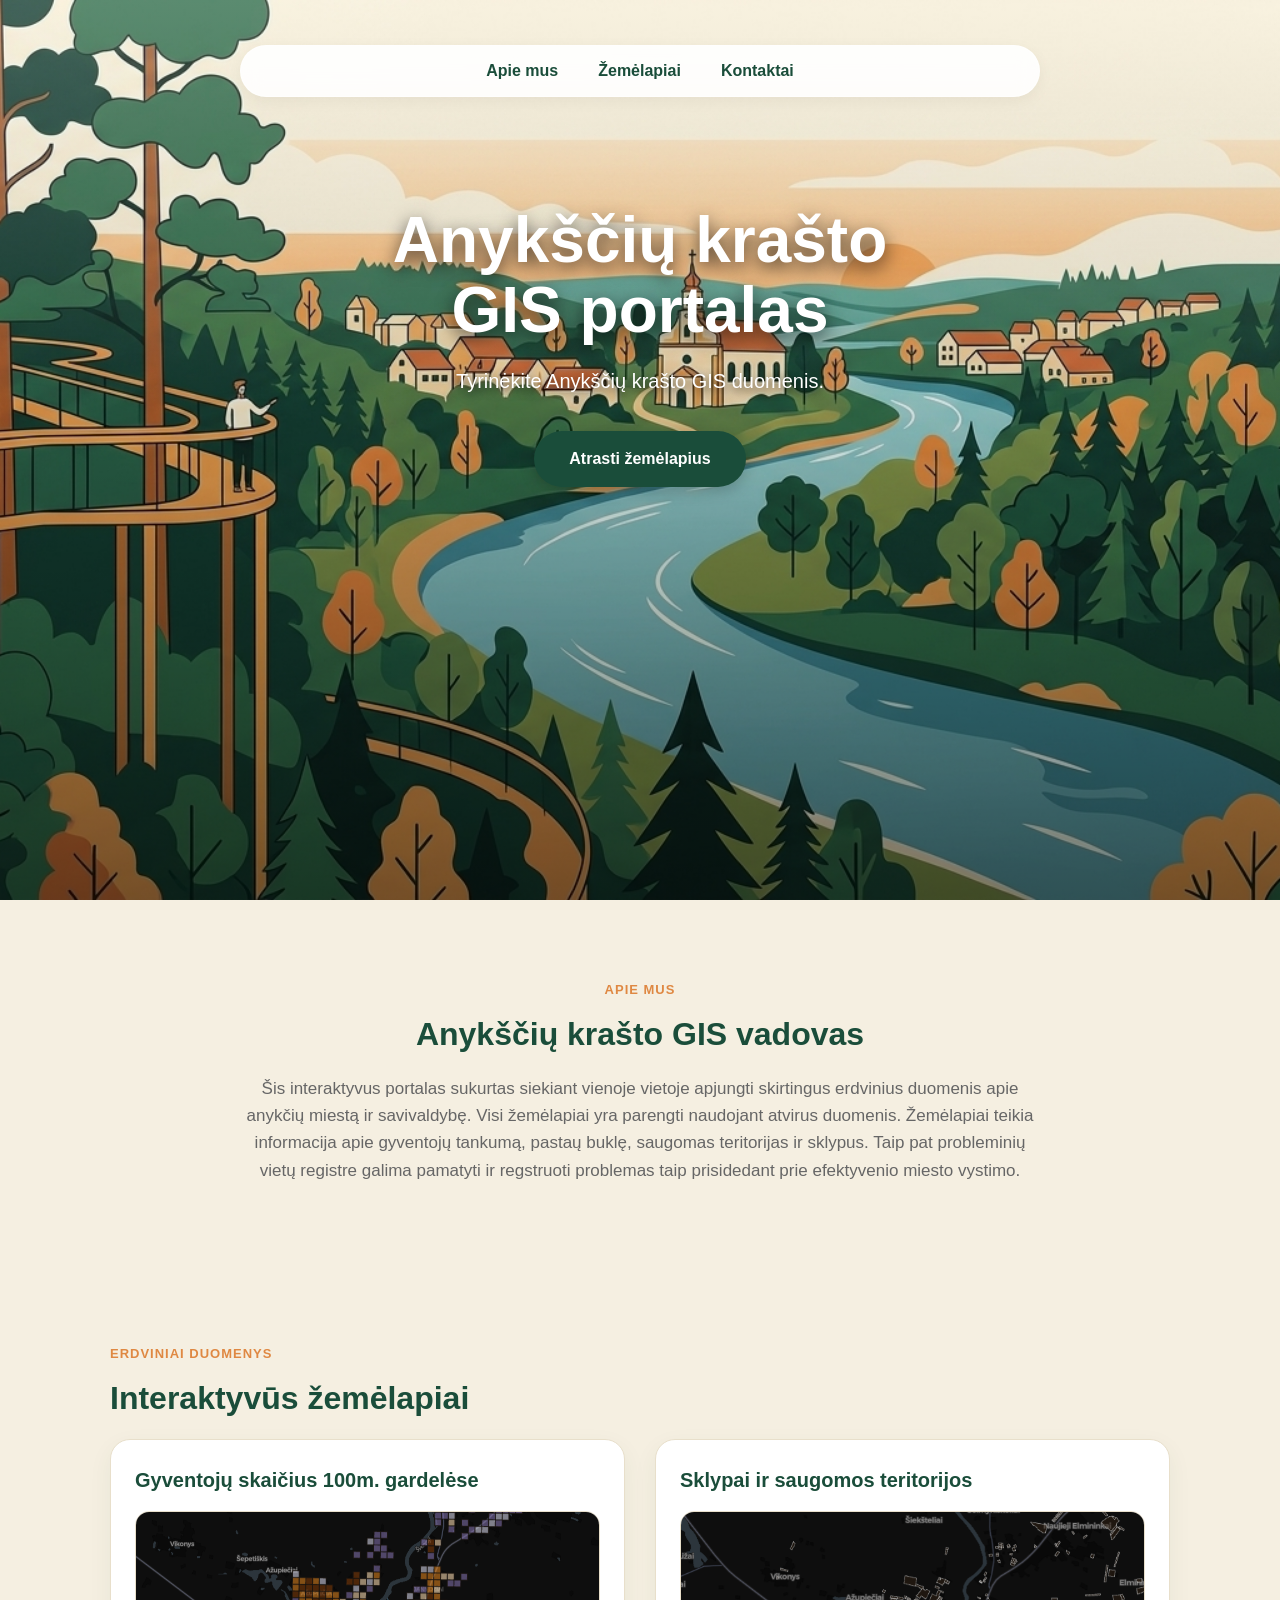
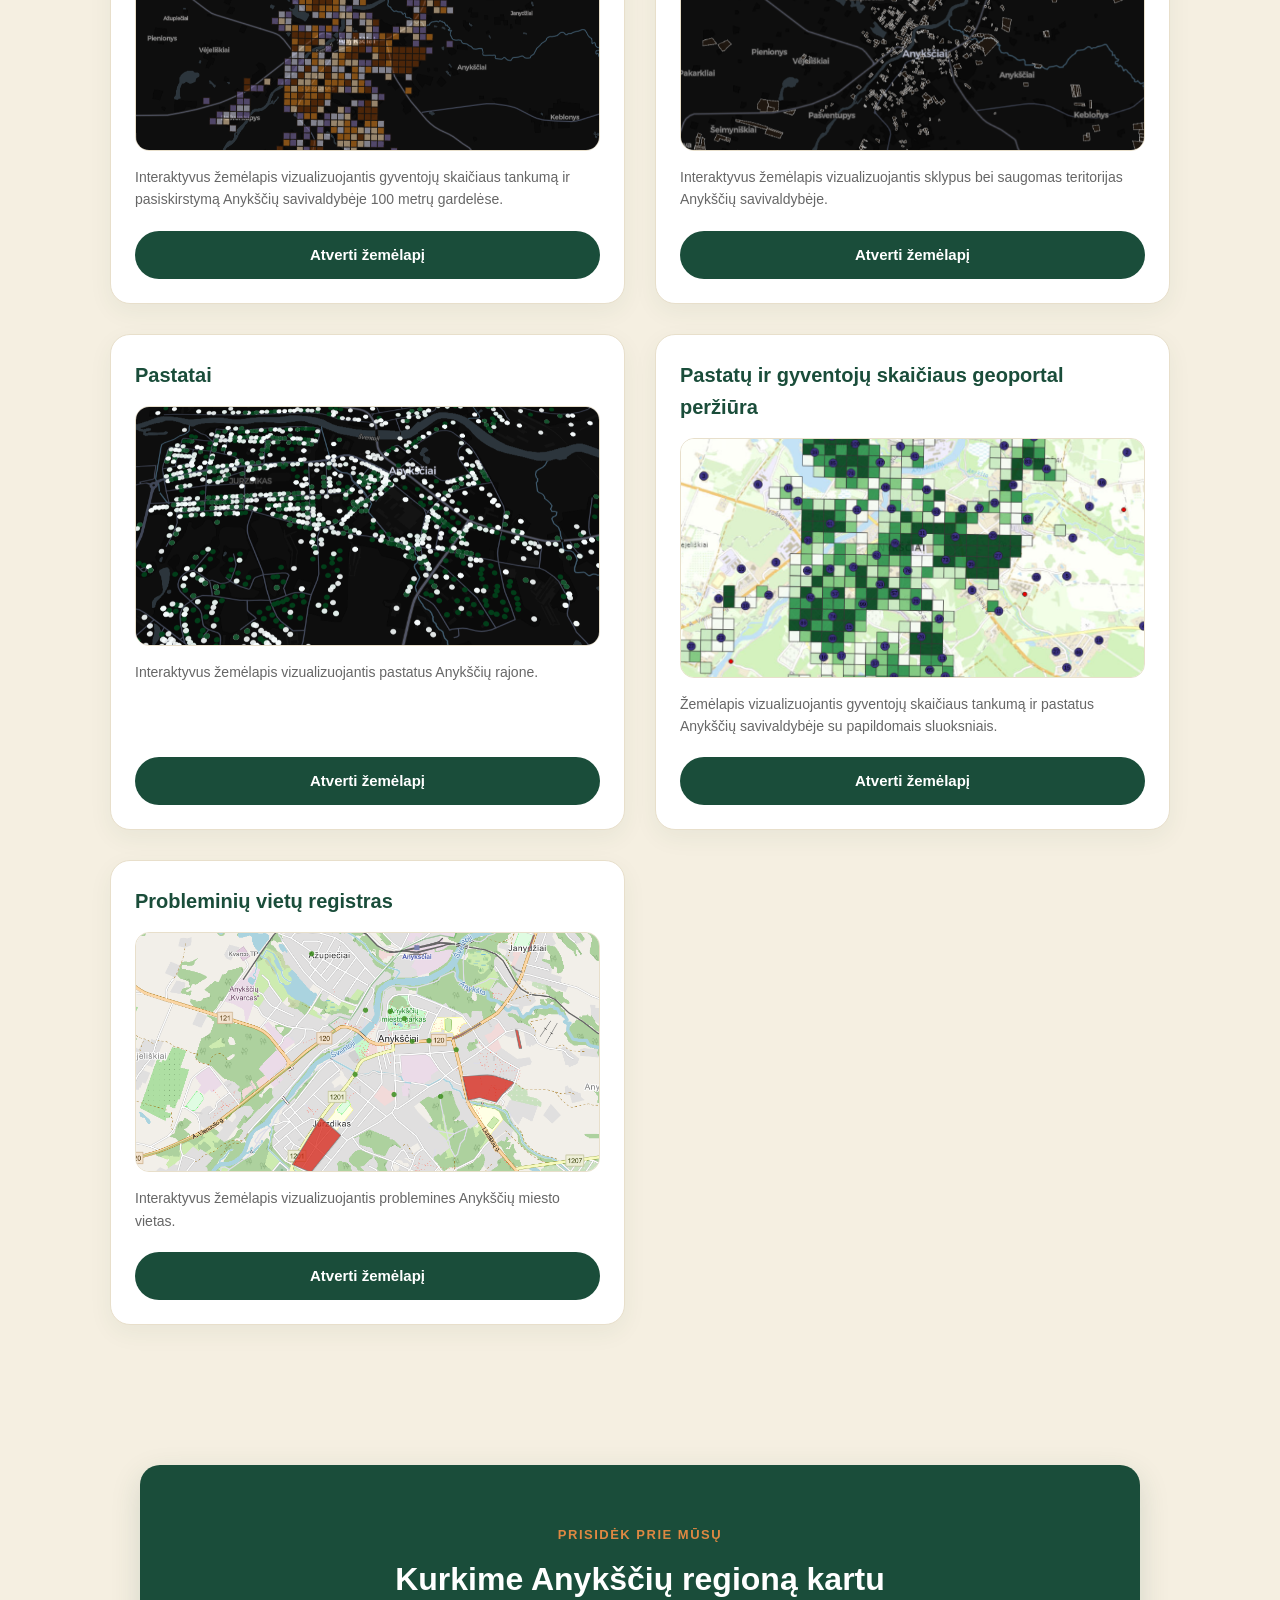
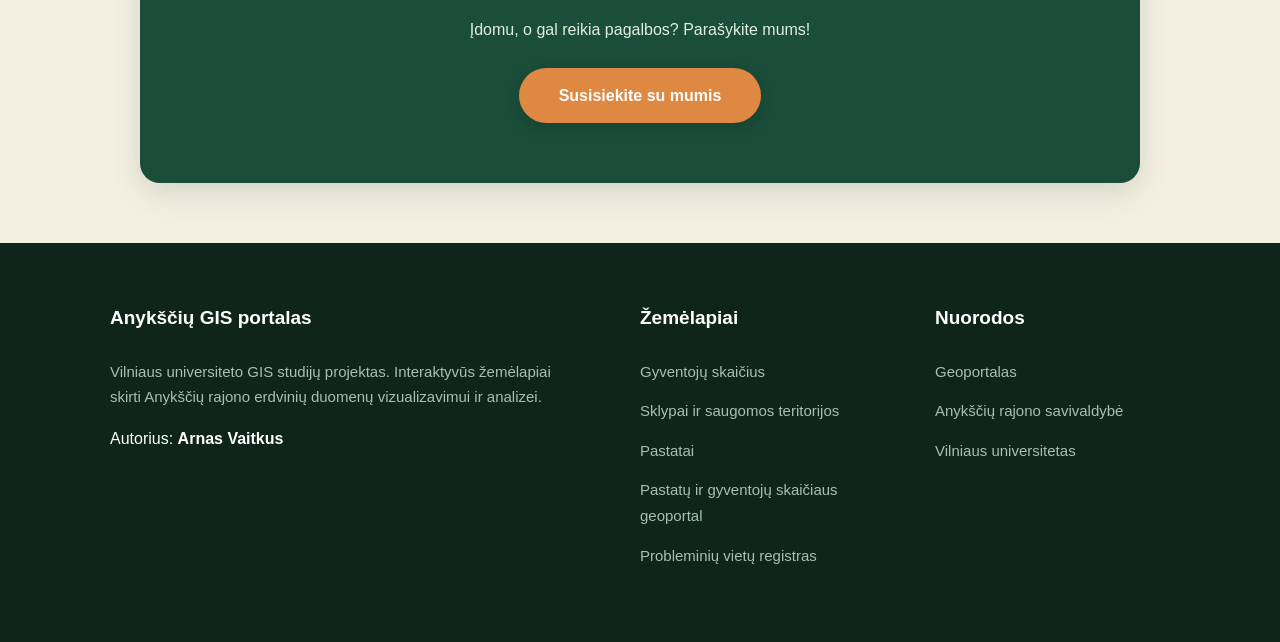
<file: Anyksciu_portalas/html/index.html>
<!DOCTYPE html>
<html lang="lt">
<head>
    <meta charset="UTF-8">
    <meta name="viewport" content="width=device-width, initial-scale=1.0">
    <title>Anykščių GIS Portalas</title>
    <link rel="stylesheet" href="../style.css">
</head>
<body>

    <header class="hero-section">
        <div class="hero-overlay">
            
            <nav class="navbar">
                <ul class="nav-links">
                    <li><a href="#apie">Apie mus</a></li>
                    <li><a href="#zemelapiai">Žemėlapiai</a></li>
                    <li><a href="kontaktai.html">Kontaktai</a></li>
                </ul>
            </nav>

            <div class="hero-content">
                <h1>Anykščių krašto<br>GIS portalas</h1>
                <p>Tyrinėkite Anykščių krašto GIS duomenis.</p>
                <a href="#zemelapiai" class="cta-btn">Atrasti žemėlapius</a>
            </div>

        </div>
    </header>

    <section id="apie" class="info-section">
        <div class="container">
            <span class="section-subtitle">Apie mus</span>
            <h2>Anykščių krašto GIS vadovas</h2>
            <p>Šis interaktyvus portalas sukurtas siekiant vienoje vietoje apjungti skirtingus erdvinius duomenis apie anykčių miestą ir savivaldybę. Visi žemėlapiai yra parengti naudojant atvirus duomenis. Žemėlapiai teikia informacija apie gyventojų tankumą, pastaų buklę, saugomas teritorijas ir sklypus. Taip pat probleminių vietų registre galima pamatyti ir regstruoti problemas taip prisidedant prie efektyvenio miesto vystimo.</p>
        </div>
    </section>

    <section id="zemelapiai" class="maps-section">
        <div class="container">
            <span class="section-subtitle">Erdviniai duomenys</span>
            <h2>Interaktyvūs žemėlapiai</h2>
            
            <div class="maps-grid">
                <div class="map-card">
                    <h3>Gyventojų skaičius 100m. gardelėse</h3>
                    
                    <div class="map-preview-container">
                        <img src="../images/gyv_skaicius.png" alt="Žemėlapio peržiūra" class="map-preview-img">
                    </div>

                    <p class="map-desc">Interaktyvus žemėlapis vizualizuojantis gyventojų skaičiaus tankumą ir pasiskirstymą Anykščių savivaldybėje 100 metrų gardelėse.</p>
                    
                    <div class="map-card-action">
                        <a href="gyventoju_skaicius.html" class="open-map-btn">Atverti žemėlapį</a>
                    </div>
                </div>

                <div class="map-card">
                    <h3>Sklypai ir saugomos teritorijos</h3>
                    
                    <div class="map-preview-container">
                        <img src="../images/sklypai.png" alt="Sklypų ir saugomų teritorijų peržiūra" class="map-preview-img">
                    </div>

                    <p class="map-desc">Interaktyvus žemėlapis vizualizuojantis sklypus bei saugomas teritorijas Anykščių savivaldybėje.</p>
                    
                    <div class="map-card-action">
                        <a href="Sklypai_saugomos_teritorijos.html" class="open-map-btn">Atverti žemėlapį</a>
                    </div>
                </div>

                <div class="map-card">
                    <h3>Pastatai</h3>
                    
                    <div class="map-preview-container">
                        <img src="../images/pastatai.png" alt="Pastatų peržiūra" class="map-preview-img">
                    </div>

                    <p class="map-desc">Interaktyvus žemėlapis vizualizuojantis pastatus Anykščių rajone.</p>
                    
                    <div class="map-card-action">
                        <a href="Pastatai.html" class="open-map-btn">Atverti žemėlapį</a>
                    </div>
                </div>

                <div class="map-card">
                    <h3>Pastatų ir gyventojų skaičiaus geoportal peržiūra</h3>
                    
                    <div class="map-preview-container">
                        <img src="../images/geoportal.png" alt="Žemėlapio peržiūra" class="map-preview-img">
                    </div>

                    <p class="map-desc">Žemėlapis vizualizuojantis gyventojų skaičiaus tankumą ir pastatus Anykščių savivaldybėje su papildomais sluoksniais.</p>
                    
                    <div class="map-card-action">
                        <a href="geoportal.html" class="open-map-btn">Atverti žemėlapį</a>
                    </div>
                </div>

                <div class="map-card">
                    <h3>Probleminių vietų registras</h3>
                    
                    <div class="map-preview-container">
                        <img src="../images/probleminiu_vietu_registras.png" alt="Žemėlapio peržiūra" class="map-preview-img">
                    </div>

                    <p class="map-desc">Interaktyvus žemėlapis vizualizuojantis problemines Anykščių miesto vietas.</p>
                    
                    <div class="map-card-action">
                        <a href="probleminiu_vietu_registras.html" class="open-map-btn">Atverti žemėlapį</a>
                    </div>
                </div>
            </div>
        </div>
    </section>
<section class="footer-cta-section">
        <div class="container">
            <div class="blue-cta-card">
                <div class="cta-card-content">
                    <span class="cta-card-subtitle">Prisidėk prie mūsų</span>
                    <h2>Kurkime Anykščių regioną kartu</h2>
                    <p>Įdomu, o gal reikia pagalbos? Parašykite mums!</p>
                </div>
                <a href="kontaktai.html" class="blue-cta-btn">Susisiekite su mumis</a>
            </div>
        </div>
    </section>

    <footer class="main-footer">
        <div class="container footer-grid">
            <div class="footer-brand">
                <h3>Anykščių GIS portalas</h3>
                <p>Vilniaus universiteto GIS studijų projektas. Interaktyvūs žemėlapiai skirti Anykščių rajono erdvinių duomenų vizualizavimui ir analizei.</p>
                <p class="author-info">Autorius: <strong>Arnas Vaitkus</strong></p>
            </div>
            
            <div class="footer-links-col">
                <h3>Žemėlapiai</h3>
                <ul>
                    <li><a href="gyventoju_skaicius.html">Gyventojų skaičius</a></li>
                    <li><a href="Sklypai_saugomos_teritorijos.html">Sklypai ir saugomos teritorijos</a></li>
                    <li><a href="Pastatai.html">Pastatai</a></li>
                    <li><a href="geoportal.html">Pastatų ir gyventojų skaičiaus geoportal</a></li>
                    <li><a href="probleminiu_vietu_registras.html">Probleminių vietų registras</a></li>
                </ul>
            </div>

            <div class="footer-links-col">
                <h3>Nuorodos</h3>
                <ul>
                    <li><a href="https://www.geoportal.lt" target="_blank">Geoportalas</a></li>
                    <li><a href="https://www.anyksciai.lt" target="_blank">Anykščių rajono savivaldybė</a></li>
                    <li><a href="https://www.vu.lt" target="_blank">Vilniaus universitetas</a></li>
                </ul>
            </div>
        </div>
    </footer>
</body>
</html>
</file>
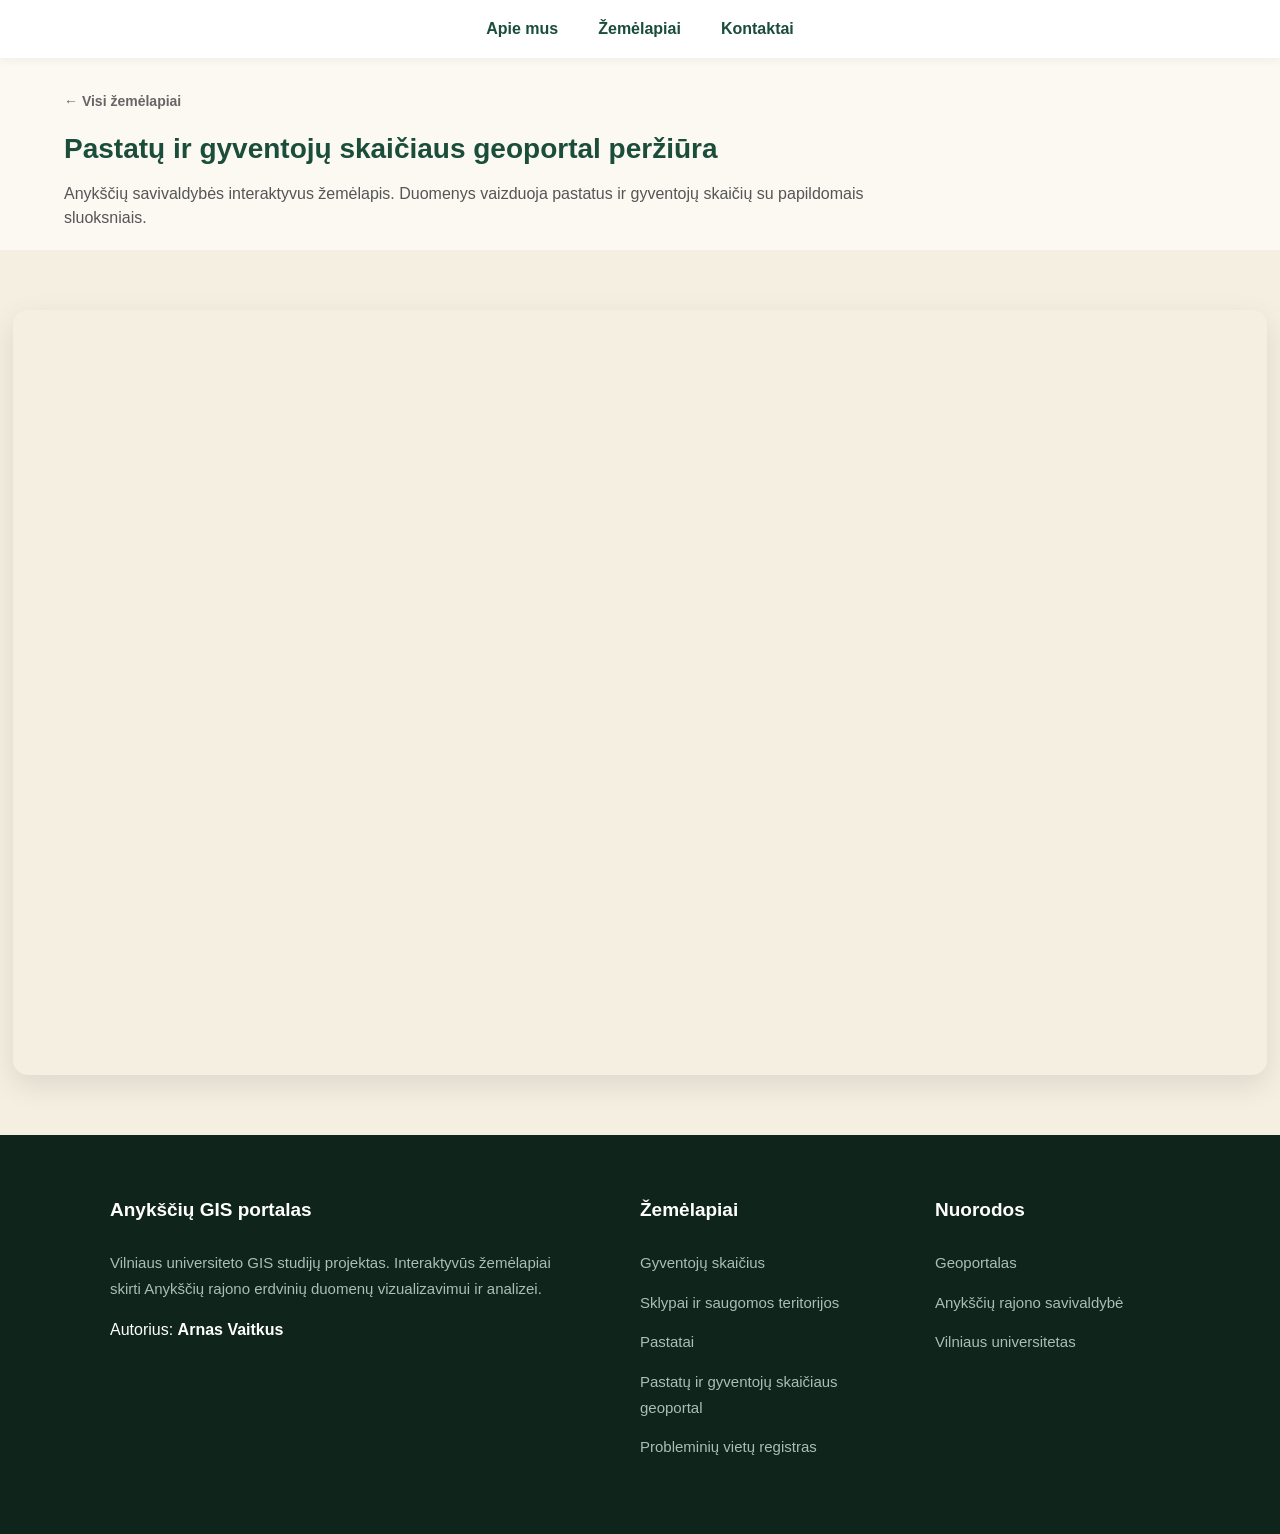
<file: Anyksciu_portalas/html/geoportal.html>
<!DOCTYPE html>
<html lang="lt">
<head>
    <meta charset="UTF-8">
    <meta name="viewport" content="width=device-width, initial-scale=1.0">
    <title>Pastatų ir gyventojų skaičiaus geoportal peržiūra | Anykščių GIS portalas</title>
    <link rel="stylesheet" href="../style.css">
</head>
<body class="map-page-body">

    <nav class="navbar map-page-navbar">
        <div class="container"> <ul class="nav-links">
                <li><a href="index.html#apie">Apie mus</a></li>
                <li><a href="index.html#zemelapiai">Žemėlapiai</a></li>
                <li><a href="kontaktai.html">Kontaktai</a></li>
            </ul>
        </div>
    </nav>

    <main class="map-page-content">
        <div class="map-page-container">
            <a href="index.html#zemelapiai" class="back-link">← Visi žemėlapiai</a>
            <h1>Pastatų ir gyventojų skaičiaus geoportal peržiūra</h1>
            <p>Anykščių savivaldybės interaktyvus žemėlapis. Duomenys vaizduoja pastatus ir gyventojų skaičių su papildomais sluoksniais.</p>
        </div>

        <section class="map-section-wrapper">
            <div class="full-page-iframe-container">
                <iframe src="https://arnas404.github.io/zemelapiai/2_praktinis/map.html" title="Interaktyvus žemėlapis" allowfullscreen></iframe>
            </div>
        </section>
    </main>
    <footer class="main-footer">
        <div class="container footer-grid">
            <div class="footer-brand">
                <h3>Anykščių GIS portalas</h3>
                <p>Vilniaus universiteto GIS studijų projektas. Interaktyvūs žemėlapiai skirti Anykščių rajono erdvinių duomenų vizualizavimui ir analizei.</p>
                <p class="author-info">Autorius: <strong>Arnas Vaitkus</strong></p>
            </div>
            
            <div class="footer-links-col">
                <h3>Žemėlapiai</h3>
                <ul>
                    <li><a href="gyventoju_skaicius.html">Gyventojų skaičius</a></li>
                    <li><a href="Sklypai_saugomos_teritorijos.html">Sklypai ir saugomos teritorijos</a></li>
                    <li><a href="Pastatai.html">Pastatai</a></li>
                    <li><a href="geoportal.html">Pastatų ir gyventojų skaičiaus geoportal</a></li>
                    <li><a href="probleminiu_vietu_registras.html">Probleminių vietų registras</a></li>
                </ul>
            </div>

            <div class="footer-links-col">
                <h3>Nuorodos</h3>
                <ul>
                    <li><a href="https://www.geoportal.lt" target="_blank">Geoportalas</a></li>
                    <li><a href="https://www.anyksciai.lt" target="_blank">Anykščių rajono savivaldybė</a></li>
                    <li><a href="https://www.vu.lt" target="_blank">Vilniaus universitetas</a></li>
                </ul>
            </div>
        </div>
    </footer>
</body>
</html>

</body>
</html>
</file>
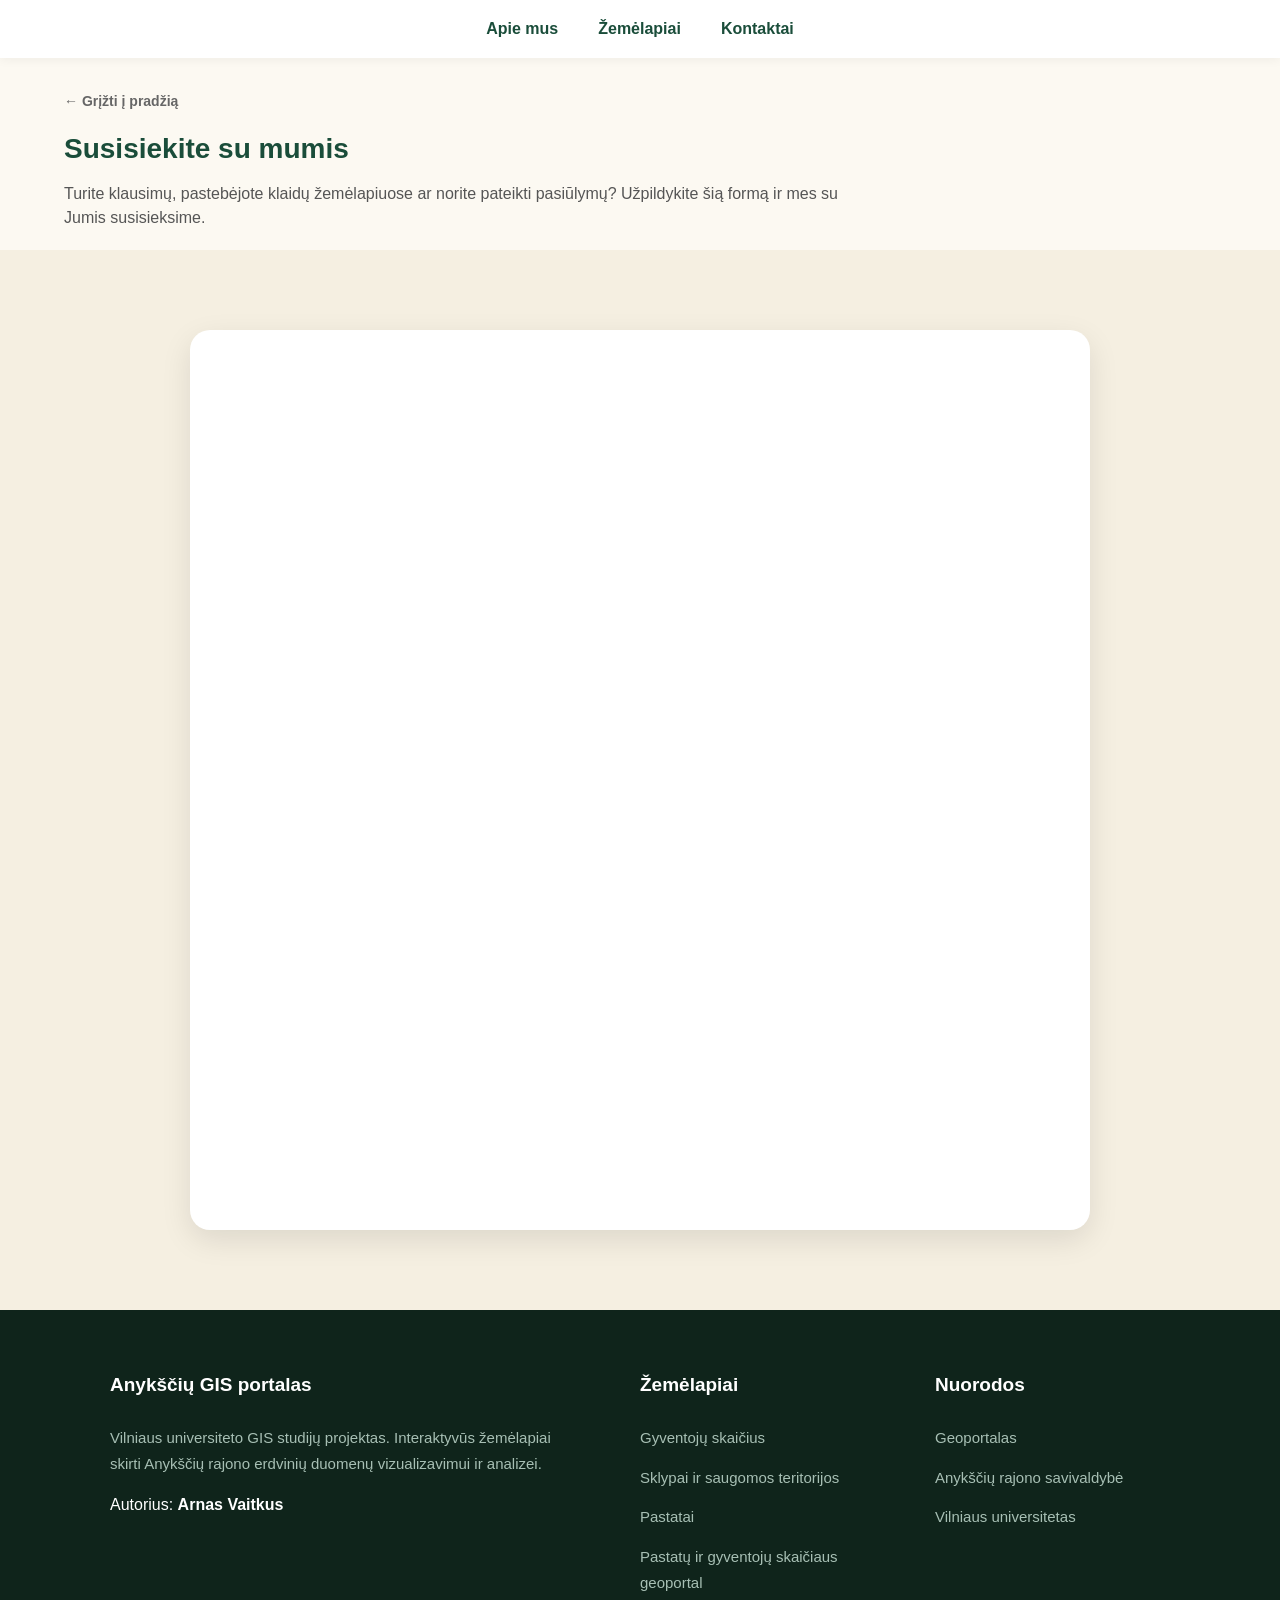
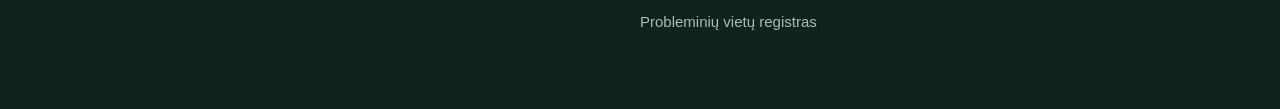
<file: Anyksciu_portalas/html/kontaktai.html>
<!DOCTYPE html>
<html lang="lt">
<head>
    <meta charset="UTF-8">
    <meta name="viewport" content="width=device-width, initial-scale=1.0">
    <title>Kontaktai | Anykščių GIS portalas</title>
    <link rel="stylesheet" href="../style.css">
</head>
<body class="map-page-body">

    <nav class="navbar map-page-navbar">
        <ul class="nav-links">
            <li><a href="index.html">Apie mus</a></li>
            <li><a href="index.html#zemelapiai">Žemėlapiai</a></li>
            <li><a href="kontaktai.html">Kontaktai</a></li>
        </ul>
    </nav>

    <main class="map-page-content">
        <div class="map-page-container">
            <a href="index.html" class="back-link">← Grįžti į pradžią</a>
            <h1>Susisiekite su mumis</h1>
            <p>Turite klausimų, pastebėjote klaidų žemėlapiuose ar norite pateikti pasiūlymų? Užpildykite šią formą ir mes su Jumis susisieksime.</p>
        </div>

        <section class="map-section-wrapper">
            <div class="full-page-iframe-container contact-form-container">
                <iframe src="https://docs.google.com/forms/d/e/1FAIpQLSf05bHd8JNwABokbW1xghtsQHmJBAG1L84oZwuxKvFOEZGnrA/viewform" 
                        title="Kontaktų forma">
                </iframe>
            </div>
        </section>
    </main>
    <footer class="main-footer">
        <div class="container footer-grid">
            <div class="footer-brand">
                <h3>Anykščių GIS portalas</h3>
                <p>Vilniaus universiteto GIS studijų projektas. Interaktyvūs žemėlapiai skirti Anykščių rajono erdvinių duomenų vizualizavimui ir analizei.</p>
                <p class="author-info">Autorius: <strong>Arnas Vaitkus</strong></p>
            </div>
            
            <div class="footer-links-col">
                <h3>Žemėlapiai</h3>
                <ul>
                    <li><a href="gyventoju_skaicius.html">Gyventojų skaičius</a></li>
                    <li><a href="Sklypai_saugomos_teritorijos.html">Sklypai ir saugomos teritorijos</a></li>
                    <li><a href="Pastatai.html">Pastatai</a></li>
                    <li><a href="geoportal.html">Pastatų ir gyventojų skaičiaus geoportal</a></li>
                    <li><a href="probleminiu_vietu_registras.html">Probleminių vietų registras</a></li>
                </ul>
            </div>

            <div class="footer-links-col">
                <h3>Nuorodos</h3>
                <ul>
                    <li><a href="https://www.geoportal.lt" target="_blank">Geoportalas</a></li>
                    <li><a href="https://www.anyksciai.lt" target="_blank">Anykščių rajono savivaldybė</a></li>
                    <li><a href="https://www.vu.lt" target="_blank">Vilniaus universitetas</a></li>
                </ul>
            </div>
        </div>
    </footer>
</body>
</html>

</body>
</html>
</file>
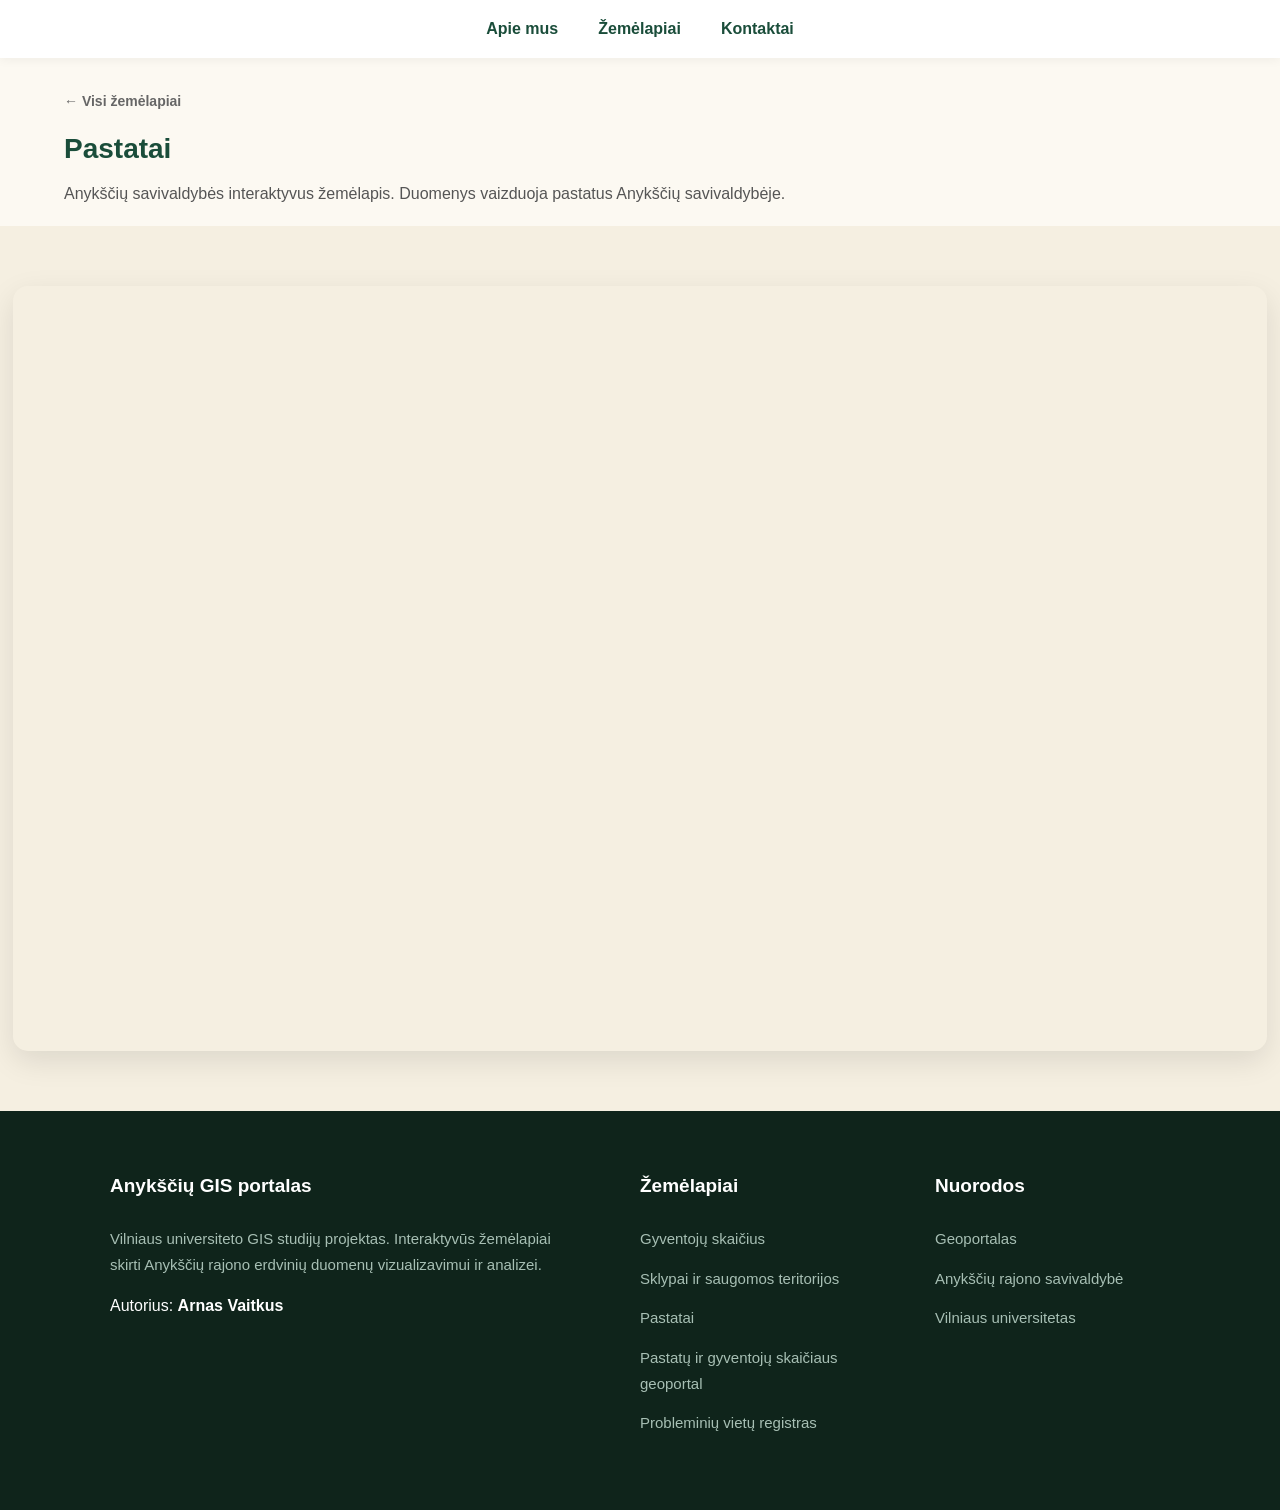
<file: Anyksciu_portalas/html/Pastatai.html>
<!DOCTYPE html>
<html lang="lt">
<head>
    <meta charset="UTF-8">
    <meta name="viewport" content="width=device-width, initial-scale=1.0">
    <title>Pastatai | Anykščių GIS portalas</title>
    <link rel="stylesheet" href="../style.css">
</head>
<body class="map-page-body">

    <nav class="navbar map-page-navbar">
        <div class="container"> <ul class="nav-links">
                <li><a href="index.html#apie">Apie mus</a></li>
                <li><a href="index.html#zemelapiai">Žemėlapiai</a></li>
                <li><a href="kontaktai.html">Kontaktai</a></li>
            </ul>
        </div>
    </nav>

    <main class="map-page-content">
        <div class="map-page-container">
            <a href="index.html#zemelapiai" class="back-link">← Visi žemėlapiai</a>
            <h1>Pastatai</h1>
            <p>Anykščių savivaldybės interaktyvus žemėlapis. Duomenys vaizduoja pastatus Anykščių savivaldybėje.</p>
        </div>

        <section class="map-section-wrapper">
            <div class="full-page-iframe-container">
                <iframe src="https://arnas404.github.io/zemelapiai/pastatai.html" title="Interaktyvus žemėlapis" allowfullscreen></iframe>
            </div>
        </section>
    </main>
    <footer class="main-footer">
        <div class="container footer-grid">
            <div class="footer-brand">
                <h3>Anykščių GIS portalas</h3>
                <p>Vilniaus universiteto GIS studijų projektas. Interaktyvūs žemėlapiai skirti Anykščių rajono erdvinių duomenų vizualizavimui ir analizei.</p>
                <p class="author-info">Autorius: <strong>Arnas Vaitkus</strong></p>
            </div>
            
            <div class="footer-links-col">
                <h3>Žemėlapiai</h3>
                <ul>
                    <li><a href="gyventoju_skaicius.html">Gyventojų skaičius</a></li>
                    <li><a href="Sklypai_saugomos_teritorijos.html">Sklypai ir saugomos teritorijos</a></li>
                    <li><a href="Pastatai.html">Pastatai</a></li>
                    <li><a href="geoportal.html">Pastatų ir gyventojų skaičiaus geoportal</a></li>
                    <li><a href="probleminiu_vietu_registras.html">Probleminių vietų registras</a></li>
                </ul>
            </div>

            <div class="footer-links-col">
                <h3>Nuorodos</h3>
                <ul>
                    <li><a href="https://www.geoportal.lt" target="_blank">Geoportalas</a></li>
                    <li><a href="https://www.anyksciai.lt" target="_blank">Anykščių rajono savivaldybė</a></li>
                    <li><a href="https://www.vu.lt" target="_blank">Vilniaus universitetas</a></li>
                </ul>
            </div>
        </div>
    </footer>
</body>
</html>

</body>
</html>
</file>
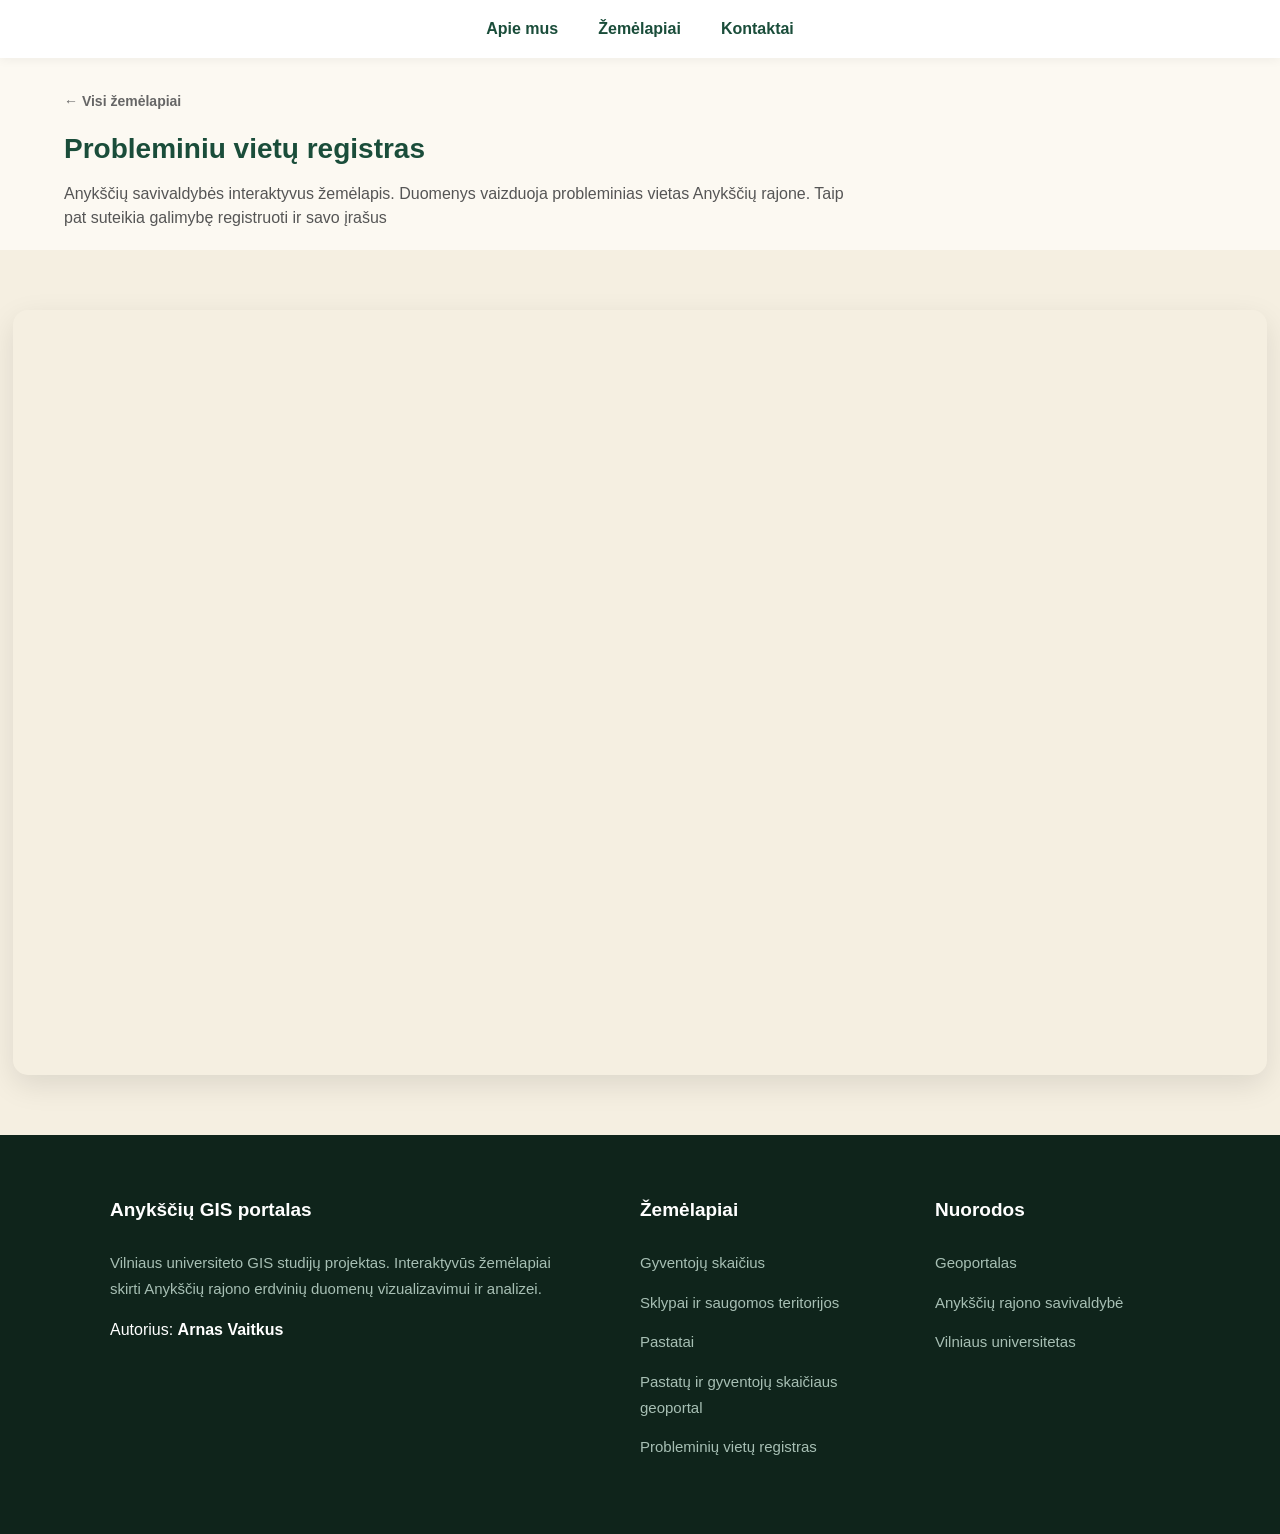
<file: Anyksciu_portalas/html/probleminiu_vietu_registras.html>
<!DOCTYPE html>
<html lang="lt">
<head>
    <meta charset="UTF-8">
    <meta name="viewport" content="width=device-width, initial-scale=1.0">
    <title>Probleminiu vietų registras | Anykščių GIS portalas</title>
    <link rel="stylesheet" href="../style.css">
</head>
<body class="map-page-body">

    <nav class="navbar map-page-navbar">
        <div class="container"> <ul class="nav-links">
                <li><a href="index.html#apie">Apie mus</a></li>
                <li><a href="index.html#zemelapiai">Žemėlapiai</a></li>
                <li><a href="kontaktai.html">Kontaktai</a></li>
            </ul>
        </div>
    </nav>

    <main class="map-page-content">
        <div class="map-page-container">
            <a href="index.html#zemelapiai" class="back-link">← Visi žemėlapiai</a>
            <h1>Probleminiu vietų registras</h1>
            <p>Anykščių savivaldybės interaktyvus žemėlapis. Duomenys vaizduoja probleminias vietas Anykščių rajone. Taip pat suteikia galimybę registruoti ir savo įrašus</p>
        </div>

        <section class="map-section-wrapper">
            <div class="full-page-iframe-container">
                <iframe src="https://arnas404.github.io/zemelapiai/3_praktinis/index.html" title="Interaktyvus žemėlapis" allowfullscreen></iframe>
            </div>
        </section>
    </main>
    <footer class="main-footer">
        <div class="container footer-grid">
            <div class="footer-brand">
                <h3>Anykščių GIS portalas</h3>
                <p>Vilniaus universiteto GIS studijų projektas. Interaktyvūs žemėlapiai skirti Anykščių rajono erdvinių duomenų vizualizavimui ir analizei.</p>
                <p class="author-info">Autorius: <strong>Arnas Vaitkus</strong></p>
            </div>
            
            <div class="footer-links-col">
                <h3>Žemėlapiai</h3>
                <ul>
                    <li><a href="gyventoju_skaicius.html">Gyventojų skaičius</a></li>
                    <li><a href="Sklypai_saugomos_teritorijos.html">Sklypai ir saugomos teritorijos</a></li>
                    <li><a href="Pastatai.html">Pastatai</a></li>
                    <li><a href="geoportal.html">Pastatų ir gyventojų skaičiaus geoportal</a></li>
                    <li><a href="probleminiu_vietu_registras.html">Probleminių vietų registras</a></li>
                </ul>
            </div>

            <div class="footer-links-col">
                <h3>Nuorodos</h3>
                <ul>
                    <li><a href="https://www.geoportal.lt" target="_blank">Geoportalas</a></li>
                    <li><a href="https://www.anyksciai.lt" target="_blank">Anykščių rajono savivaldybė</a></li>
                    <li><a href="https://www.vu.lt" target="_blank">Vilniaus universitetas</a></li>
                </ul>
            </div>
        </div>
    </footer>
</body>
</html>

</body>
</html>
</file>
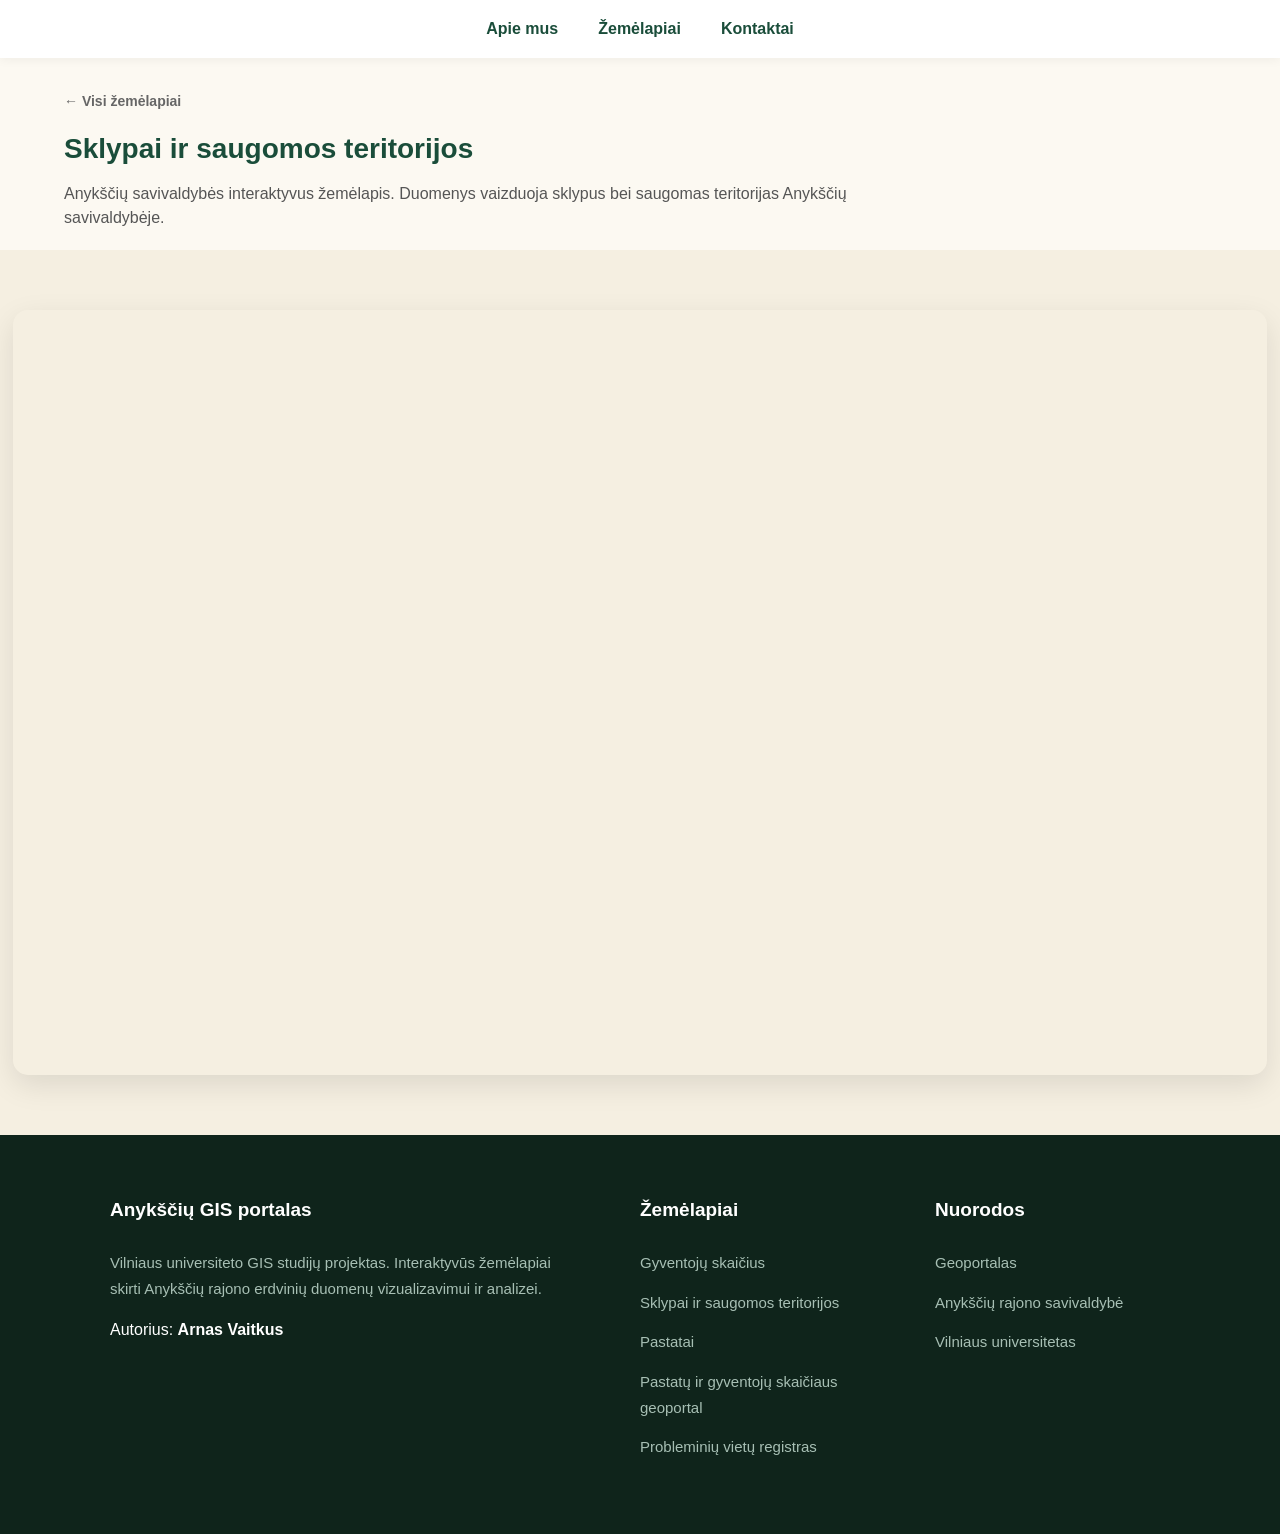
<file: Anyksciu_portalas/html/Sklypai_saugomos_teritorijos.html>
<!DOCTYPE html>
<html lang="lt">
<head>
    <meta charset="UTF-8">
    <meta name="viewport" content="width=device-width, initial-scale=1.0">
    <title>Sklypai ir saugomos teritorijos | Anykščių GIS portalas</title>
    <link rel="stylesheet" href="../style.css">
</head>
<body class="map-page-body">

    <nav class="navbar map-page-navbar">
        <div class="container"> <ul class="nav-links">
                <li><a href="index.html#apie">Apie mus</a></li>
                <li><a href="index.html#zemelapiai">Žemėlapiai</a></li>
                <li><a href="kontaktai.html">Kontaktai</a></li>
            </ul>
        </div>
    </nav>

    <main class="map-page-content">
        <div class="map-page-container">
            <a href="index.html#zemelapiai" class="back-link">← Visi žemėlapiai</a>
            <h1>Sklypai ir saugomos teritorijos</h1>
            <p>Anykščių savivaldybės interaktyvus žemėlapis. Duomenys vaizduoja sklypus bei saugomas teritorijas Anykščių savivaldybėje.</p>
        </div>

        <section class="map-section-wrapper">
            <div class="full-page-iframe-container">
                <iframe src="https://arnas404.github.io/zemelapiai/Sklypai_saugomos_teritorijos.html" title="Interaktyvus žemėlapis" allowfullscreen></iframe>
            </div>
        </section>
    </main>
    <footer class="main-footer">
        <div class="container footer-grid">
            <div class="footer-brand">
                <h3>Anykščių GIS portalas</h3>
                <p>Vilniaus universiteto GIS studijų projektas. Interaktyvūs žemėlapiai skirti Anykščių rajono erdvinių duomenų vizualizavimui ir analizei.</p>
                <p class="author-info">Autorius: <strong>Arnas Vaitkus</strong></p>
            </div>
            
            <div class="footer-links-col">
                <h3>Žemėlapiai</h3>
                <ul>
                    <li><a href="gyventoju_skaicius.html">Gyventojų skaičius</a></li>
                    <li><a href="Sklypai_saugomos_teritorijos.html">Sklypai ir saugomos teritorijos</a></li>
                    <li><a href="Pastatai.html">Pastatai</a></li>
                    <li><a href="geoportal.html">Pastatų ir gyventojų skaičiaus geoportal</a></li>
                    <li><a href="probleminiu_vietu_registras.html">Probleminių vietų registras</a></li>
                </ul>
            </div>

            <div class="footer-links-col">
                <h3>Nuorodos</h3>
                <ul>
                    <li><a href="https://www.geoportal.lt" target="_blank">Geoportalas</a></li>
                    <li><a href="https://www.anyksciai.lt" target="_blank">Anykščių rajono savivaldybė</a></li>
                    <li><a href="https://www.vu.lt" target="_blank">Vilniaus universitetas</a></li>
                </ul>
            </div>
        </div>
    </footer>
</body>
</html>

</body>
</html>
</file>
<file: Anyksciu_portalas/style.css>
* 
{
    margin: 0;
    padding: 0;
    box-sizing: border-box;
    font-family: 'Segoe UI', Tahoma, Geneva, Verdana, sans-serif;
}
html {
    scroll-behavior: smooth;
}

body {
    background-color: #fcf9f2;
    color: #333;
    line-height: 1.6;
}

.container {
    max-width: 1100px;
    margin: 0 auto;
    padding: 0 20px;
}

.hero-section {
    background: #f7f3e8 url('images/background.png') no-repeat center bottom/cover !important;
    min-height: 100vh;
    position: relative;
    overflow: hidden;
    display: flex;
    flex-direction: column;
}

.hero-overlay {
    flex-grow: 1;
    background: linear-gradient(to bottom, rgba(255,255,255,0.2) 0%, rgba(0,0,0,0.1) 45%, rgba(0,0,0,0.5) 100%);
    display: flex;
    flex-direction: column;
    align-items: center;
    justify-content: flex-start;
    padding: 30px 20px;
}

.navbar {
    width: 100%;
    max-width: 800px;
    margin-top: 15px;
    background: rgba(255, 255, 255, 0.9); 
    padding: 12px 30px;
    backdrop-filter: blur(10px);
    border: 1px solid rgba(255, 255, 255, 0.4);
    border-radius: 30px;
    box-shadow: 0 4px 15px rgba(0,0,0,0.05);
    z-index: 10;
}

.nav-links {
    list-style: none;
    display: flex;
    justify-content: center;
    gap: 40px;
}

.nav-links a {
    color: #1a4d3a;
    text-decoration: none;
    font-size: 16px;
    font-weight: 600;
    transition: color 0.3s;
}

.nav-links a:hover {
    color: #df8842;
}

.hero-content {
    text-align: center;
    max-width: 650px;
    margin: 12vh auto 0 auto; /* PAKEISTA: 'auto' šonuose (antras ir ketvirtas parametras) pastato bloką į vidurį */
    z-index: 2;
    padding: 0 20px; /* Pridėjau šiek tiek vietos šonuose mobiliesiems ekranams */
}

.hero-content h1 {
    color: #ffffff;
    font-size: clamp(42px, 6vw, 64px);
    font-weight: 800;
    line-height: 1.1;
    margin-bottom: 20px;
    text-shadow: 0 6px 18px rgba(0, 0, 0, 0.7);
}

.hero-content p {
    color: #ffffff;
    font-size: 20px;
    font-weight: 500;
    margin-bottom: 34px;
    text-shadow: 0 3px 10px rgba(0, 0, 0, 0.7);
}

.cta-btn {
    background-color: #1a4d3a;
    color: white;
    text-decoration: none;
    padding: 15px 35px;
    border-radius: 30px;
    font-size: 16px;
    font-weight: 600;
    box-shadow: 0 4px 15px rgba(0,0,0,0.2);
    transition: background 0.3s, transform 0.2s;
    display: inline-block;
}

.cta-btn:hover {
    background-color: #24634b;
    transform: translateY(-2px);
}

.section-subtitle {
    display: block;
    color: #df8842;
    font-weight: 700;
    text-transform: uppercase;
    font-size: 13px;
    letter-spacing: 1px;
    margin-bottom: 8px;
}

h2 {
    font-size: 32px;
    color: #1a4d3a;
    margin-bottom: 15px;
}

.info-section {
    padding: 80px 0;
    background-color: #f5efe1 !important;
    text-align: center;
}

.info-section p {
    max-width: 800px;
    margin: 0 auto;
    font-size: 17px;
    color: #666;
}

.maps-section {
    padding: 80px 0;
    background-color: #f5efe1;
}

.section-desc {
    color: #666;
    margin-bottom: 40px;
    text-align: center;
}

.maps-grid {
    display: grid;
    grid-template-columns: repeat(auto-fit, minmax(400px, 1fr));
    gap: 30px;
}

.map-card {
    background: #ffffff;
    padding: 24px;
    border-radius: 20px;
    box-shadow: 0 8px 24px rgba(26, 77, 58, 0.06);
    border: 1px solid #e8dfcb;
    display: flex;
    flex-direction: column;
    justify-content: space-between;
}

.map-card h3 {
    color: #1a4d3a;
    margin-bottom: 15px;
    font-size: 20px;
}

.map-preview-container {
    width: 100%;
    height: 240px;
    border-radius: 14px;
    overflow: hidden;
    margin-bottom: 15px;
    background: #eef2f0;
    border: 1px solid #e8dfcb;
}

.map-preview-img {
    width: 100%;
    height: 100%;
    object-fit: cover;
    transition: transform 0.3s ease;
}

.map-card:hover .map-preview-img {
    transform: scale(1.02);
}

.map-desc {
    font-size: 14px;
    color: #666;
    margin-bottom: 20px;
    flex-grow: 1;
}

.open-map-btn {
    display: inline-block;
    width: 100%;
    text-align: center;
    background-color: #1a4d3a;
    color: white;
    text-decoration: none;
    padding: 12px 25px;
    border-radius: 25px;
    font-size: 15px;
    font-weight: 600;
    transition: background 0.3s, transform 0.2s;
}

.open-map-btn:hover {
    background-color: #df8842;
    transform: translateY(-1px);
}

.map-page-body {
    background-color: #fcf9f2;
    margin: 0;
    padding: 0;
    display: flex;
    flex-direction: column;
    min-height: 100vh;
}

.map-page-navbar {
    background-color: #ffffff;
    box-shadow: 0 2px 10px rgba(0,0,0,0.05);
    padding: 15px 0;
    width: 100%;
    display: flex;
    justify-content: center;
    margin-top: 0;
    border-radius: 0;
    max-width: 100%;
}

.map-page-content {
    flex-grow: 1;
    display: flex;
    flex-direction: column;
    padding-top: 30px;
}

.map-page-container {
    max-width: 1200px;
    width: 90%;
    margin: 0 auto 20px auto;
}

.back-link {
    display: inline-block;
    color: #666;
    text-decoration: none;
    font-size: 14px;
    margin-bottom: 15px;
    font-weight: 600;
    transition: color 0.2s;
}

.back-link:hover {
    color: #df8842;
}

.map-page-container h1 {
    font-size: 28px;
    color: #1a4d3a;
    margin: 0 0 10px 0;
}

.map-page-container p {
    font-size: 16px;
    color: #555;
    margin: 0;
    max-width: 800px;
    line-height: 1.5;
}

.map-section-wrapper {
    background-color: #f5efe1; /* Šviesi, tavo portalui būdinga spalva */
    padding: 40px 0;           /* Erdvė viršuje ir apačioje */
    display: flex;             /* Padeda centruoti žemėlapį */
    justify-content: center;   /* Centruoja horizontaliai */
}

.full-page-iframe-container {
    width: 98%;             /* Padarome šiek tiek siauresnį nei ekranas */
    max-width: 1400px;      /* Kad nebūtų per platus labai dideliuose ekranuose */
    height: 85vh;          /* Fiksuotas aukštis, kad visada būtų lengvai valdomas */
    margin: 20px auto;      /* Automatiškai centruoja ir palieka erdvės viršuje/apačioje */
    border-radius: 15px;    /* Suapvalinti kampai atrodo profesionaliau */
    box-shadow: 0 10px 30px rgba(0,0,0,0.1); /* Lengvas šešėlis, kad išsiskirtų iš fono */
    overflow: hidden;       /* Kad rėmelis gražiai apkirptų žemėlapį */
}

.full-page-iframe-container iframe {
    width: 100%;
    height: 100%;
    border: none;
}

@media (max-width: 768px) {
    .maps-grid {
        grid-template-columns: 1fr;
    }
}
/* --- Sutvarkyta Anykščių stiliaus apačios skiltis (Footer) --- */
.footer-cta-section {
    background-color: #f5efe1;
    padding: 60px 0 60px 0;
    position: relative;
    z-index: 2;
}

/* Kortelė pritaikyta prie tavo dizaino spalvų */
.blue-cta-card {
    background-color: #1a4d3a; /* Tamsiai žalia iš tavo dizaino */
    border-radius: 20px;
    padding: 60px 50px;
    display: flex;
    flex-direction: column; /* Tekstas viršuje, mygtukas apačioje, kad nesusigrūstų */
    align-items: center;
    text-align: center;
    gap: 25px;
    box-shadow: 0 10px 30px rgba(26, 77, 58, 0.15);
    margin: 0 auto;
    max-width: 1000px;
}

.cta-card-content h2 {
    color: #ffffff !important;
    font-size: 32px;
    margin-bottom: 12px;
    font-weight: 700;
}

.cta-card-content p {
    color: #e2efe0; /* Šviesiai žalsvas/balsvas tekstas */
    font-size: 16px;
}

.cta-card-subtitle {
    color: #df8842; /* Oranžinė iš tavo dizaino */
    text-transform: uppercase;
    font-size: 13px;
    letter-spacing: 1.5px;
    display: block;
    margin-bottom: 8px;
    font-weight: 700;
}

/* Oranžinis mygtukas, derantis prie bendro stiliaus */
.blue-cta-btn {
    background-color: #df8842; /* Oranžinė */
    color: white;
    text-decoration: none;
    padding: 15px 40px;
    border-radius: 30px;
    font-weight: 600;
    font-size: 16px;
    transition: background 0.3s, transform 0.2s;
    box-shadow: 0 4px 15px rgba(0,0,0,0.15);
}

.blue-cta-btn:hover {
    background-color: #c97532; /* Tamsesnė oranžinė užvedus */
    transform: translateY(-2px);
}

/* Labai tamsi žalia/pilka fono spalva pačiam dugnui */
.main-footer {
    background-color: #0f241b; /* Labai tamsi samanų žalia */
    padding: 60px 0 60px 0;
    color: #cbd5e1;
}

.footer-grid {
    display: grid;
    grid-template-columns: 2fr 1fr 1fr;
    gap: 60px;
}

.footer-brand h3, .footer-links-col h3 {
    color: #ffffff;
    font-size: 19px;
    margin-bottom: 25px;
    font-weight: 600;
}

.footer-brand p {
    font-size: 15px;
    line-height: 1.7;
    color: #a7bfb4; 
}
.footer-brand .author-info {
    margin-top: 15px;      
    font-size: 16px;       
    color: #ffffff;        
    font-weight: 500;      
}

.footer-links-col ul {
    list-style: none;
}

.footer-links-col ul li {
    margin-bottom: 14px;
}

.footer-links-col ul li a {
    color: #a7bfb4;
    text-decoration: none;
    font-size: 15px;
    transition: color 0.2s;
}

.footer-links-col ul li a:hover {
    color: #df8842; /* Užvedus nuorodos nušvinta tavo oranžine */
}

/* --- Formos konteinerio stilius --- */
.contact-form-container {
    width: 95%;           
    max-width: 900px;     
    height: 900px;        
    margin: 40px auto;
    border-radius: 20px;
    overflow: hidden;
    box-shadow: 0 10px 30px rgba(0,0,0,0.1);
    background: #fff;
}

.contact-form-container iframe {
    width: 100%;
    height: 100%;
    border: none;
    display: block;
}

/* Pilnas prisitaikymas telefonams */
@media (max-width: 768px) {
    .blue-cta-card {
        padding: 30px;
        gap: 20px;
    }
    .cta-card-content h2 {
        font-size: 26px;
    }
    .footer-grid {
        grid-template-columns: 1fr;
        gap: 40px;
    }
}
</file>
